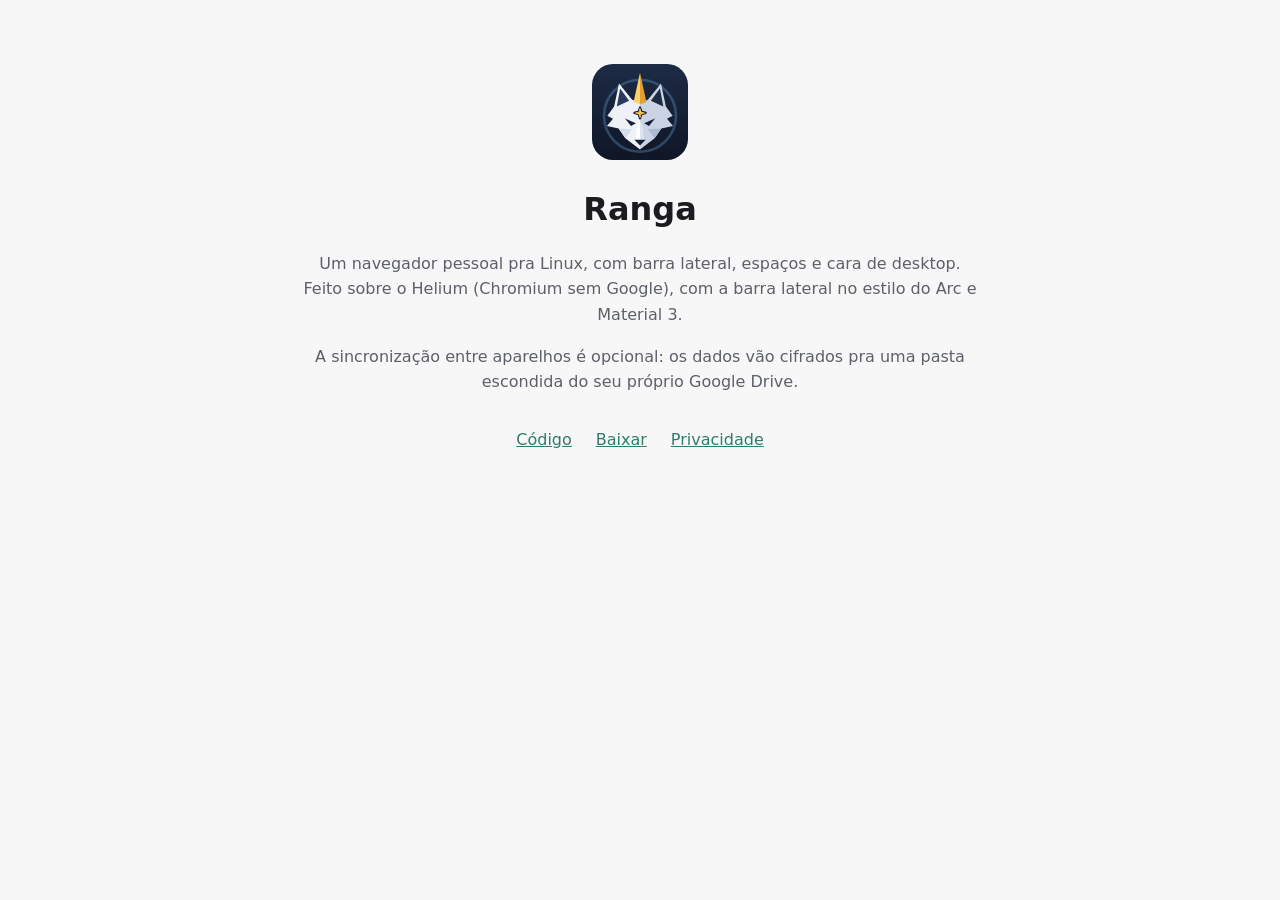
<file: index.html>
<!doctype html>
<html lang="pt-BR">
<head>
  <meta charset="utf-8">
  <meta name="viewport" content="width=device-width, initial-scale=1">
  <title>Ranga</title>
  <link rel="icon" href="icon.svg">
  <style>
    :root { color-scheme: light dark; --bg: #f7f7f8; --fg: #1b1c1f; --muted: #5d6068; --accent: #2f7d68; }
    @media (prefers-color-scheme: dark) { :root { --bg: #16171a; --fg: #e6e7ea; --muted: #a2a5ad; --accent: #7cc2a8; } }
    body { margin: 0; background: var(--bg); color: var(--fg); font: 16px/1.6 system-ui, sans-serif; }
    main { max-width: 680px; margin: 0 auto; padding: 64px 16px; text-align: center; }
    img { width: 96px; height: 96px; }
    h1 { margin: 16px 0 8px; }
    p { color: var(--muted); }
    nav { display: flex; flex-wrap: wrap; gap: 12px 24px; justify-content: center; margin-top: 32px; }
    a { color: var(--accent); }
  </style>
</head>
<body>
  <main>
    <img src="icon.svg" alt="">
    <h1>Ranga</h1>
    <p>Um navegador pessoal pra Linux, com barra lateral, espaços e cara de desktop. Feito sobre o Helium (Chromium sem Google), com a barra lateral no estilo do Arc e Material 3.</p>
    <p>A sincronização entre aparelhos é opcional: os dados vão cifrados pra uma pasta escondida do seu próprio Google Drive.</p>
    <nav>
      <a href="https://github.com/taigakilla/ranga">Código</a>
      <a href="https://github.com/taigakilla/ranga/releases/latest">Baixar</a>
      <a href="privacidade.html">Privacidade</a>
    </nav>
  </main>
</body>
</html>
</file>
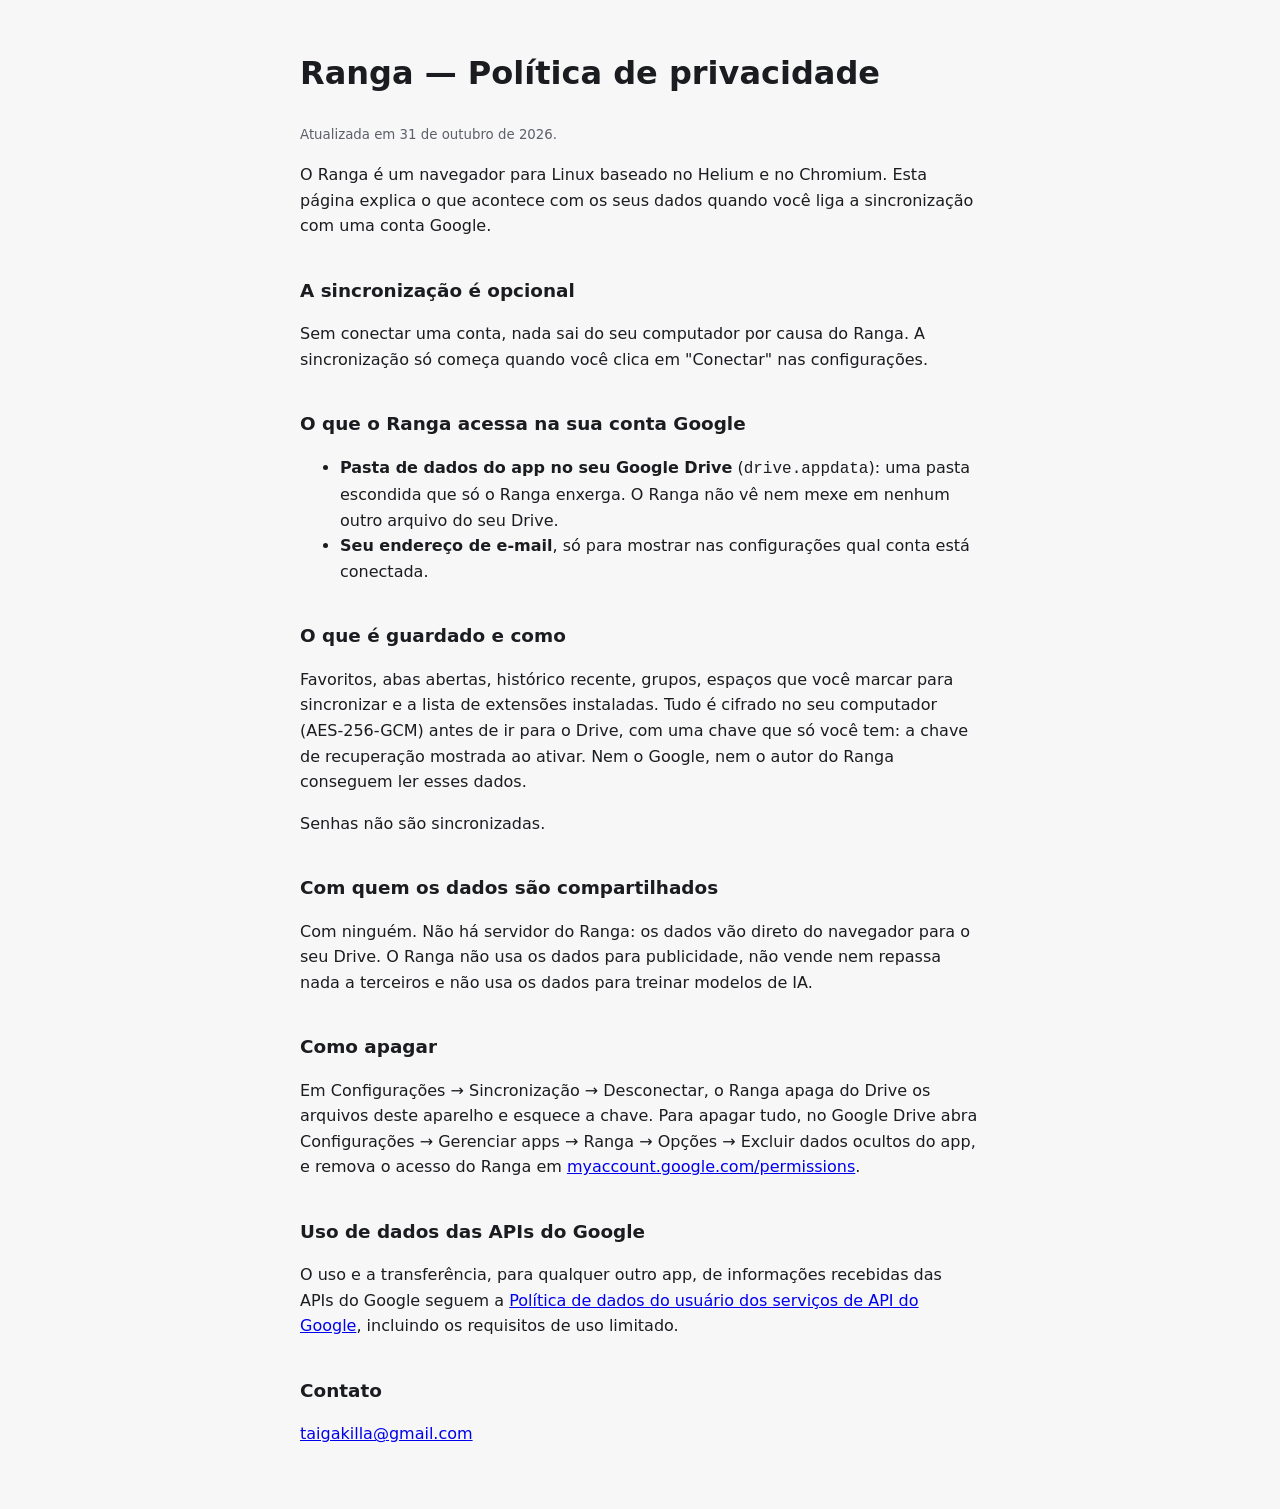
<file: privacidade.html>
<!doctype html>
<html lang="pt-BR">
<head>
  <meta charset="utf-8">
  <meta name="viewport" content="width=device-width, initial-scale=1">
  <title>Ranga — Privacidade</title>
  <style>
    :root { color-scheme: light dark; --bg: #f7f7f8; --fg: #1b1c1f; --muted: #5d6068; }
    @media (prefers-color-scheme: dark) { :root { --bg: #16171a; --fg: #e6e7ea; --muted: #a2a5ad; } }
    body { margin: 0; background: var(--bg); color: var(--fg); font: 16px/1.6 system-ui, sans-serif; }
    main { max-width: 680px; margin: 0 auto; padding: 48px 16px; }
    h1 { margin-top: 0; }
    h2 { margin-top: 2em; font-size: 1.15em; }
    p, li { color: var(--fg); }
    small { color: var(--muted); }
  </style>
</head>
<body>
  <main>
    <h1>Ranga — Política de privacidade</h1>
    <p><small>Atualizada em 31 de outubro de 2026.</small></p>

    <p>O Ranga é um navegador para Linux baseado no Helium e no Chromium. Esta página explica o que acontece com os seus dados quando você liga a sincronização com uma conta Google.</p>

    <h2>A sincronização é opcional</h2>
    <p>Sem conectar uma conta, nada sai do seu computador por causa do Ranga. A sincronização só começa quando você clica em "Conectar" nas configurações.</p>

    <h2>O que o Ranga acessa na sua conta Google</h2>
    <ul>
      <li><strong>Pasta de dados do app no seu Google Drive</strong> (<code>drive.appdata</code>): uma pasta escondida que só o Ranga enxerga. O Ranga não vê nem mexe em nenhum outro arquivo do seu Drive.</li>
      <li><strong>Seu endereço de e-mail</strong>, só para mostrar nas configurações qual conta está conectada.</li>
    </ul>

    <h2>O que é guardado e como</h2>
    <p>Favoritos, abas abertas, histórico recente, grupos, espaços que você marcar para sincronizar e a lista de extensões instaladas. Tudo é cifrado no seu computador (AES-256-GCM) antes de ir para o Drive, com uma chave que só você tem: a chave de recuperação mostrada ao ativar. Nem o Google, nem o autor do Ranga conseguem ler esses dados.</p>
    <p>Senhas não são sincronizadas.</p>

    <h2>Com quem os dados são compartilhados</h2>
    <p>Com ninguém. Não há servidor do Ranga: os dados vão direto do navegador para o seu Drive. O Ranga não usa os dados para publicidade, não vende nem repassa nada a terceiros e não usa os dados para treinar modelos de IA.</p>

    <h2>Como apagar</h2>
    <p>Em Configurações → Sincronização → Desconectar, o Ranga apaga do Drive os arquivos deste aparelho e esquece a chave. Para apagar tudo, no Google Drive abra Configurações → Gerenciar apps → Ranga → Opções → Excluir dados ocultos do app, e remova o acesso do Ranga em <a href="https://myaccount.google.com/permissions">myaccount.google.com/permissions</a>.</p>

    <h2>Uso de dados das APIs do Google</h2>
    <p>O uso e a transferência, para qualquer outro app, de informações recebidas das APIs do Google seguem a <a href="https://developers.google.com/terms/api-services-user-data-policy">Política de dados do usuário dos serviços de API do Google</a>, incluindo os requisitos de uso limitado.</p>

    <h2>Contato</h2>
    <p><a href="mailto:taigakilla@gmail.com">taigakilla@gmail.com</a></p>
  </main>
</body>
</html>
</file>
